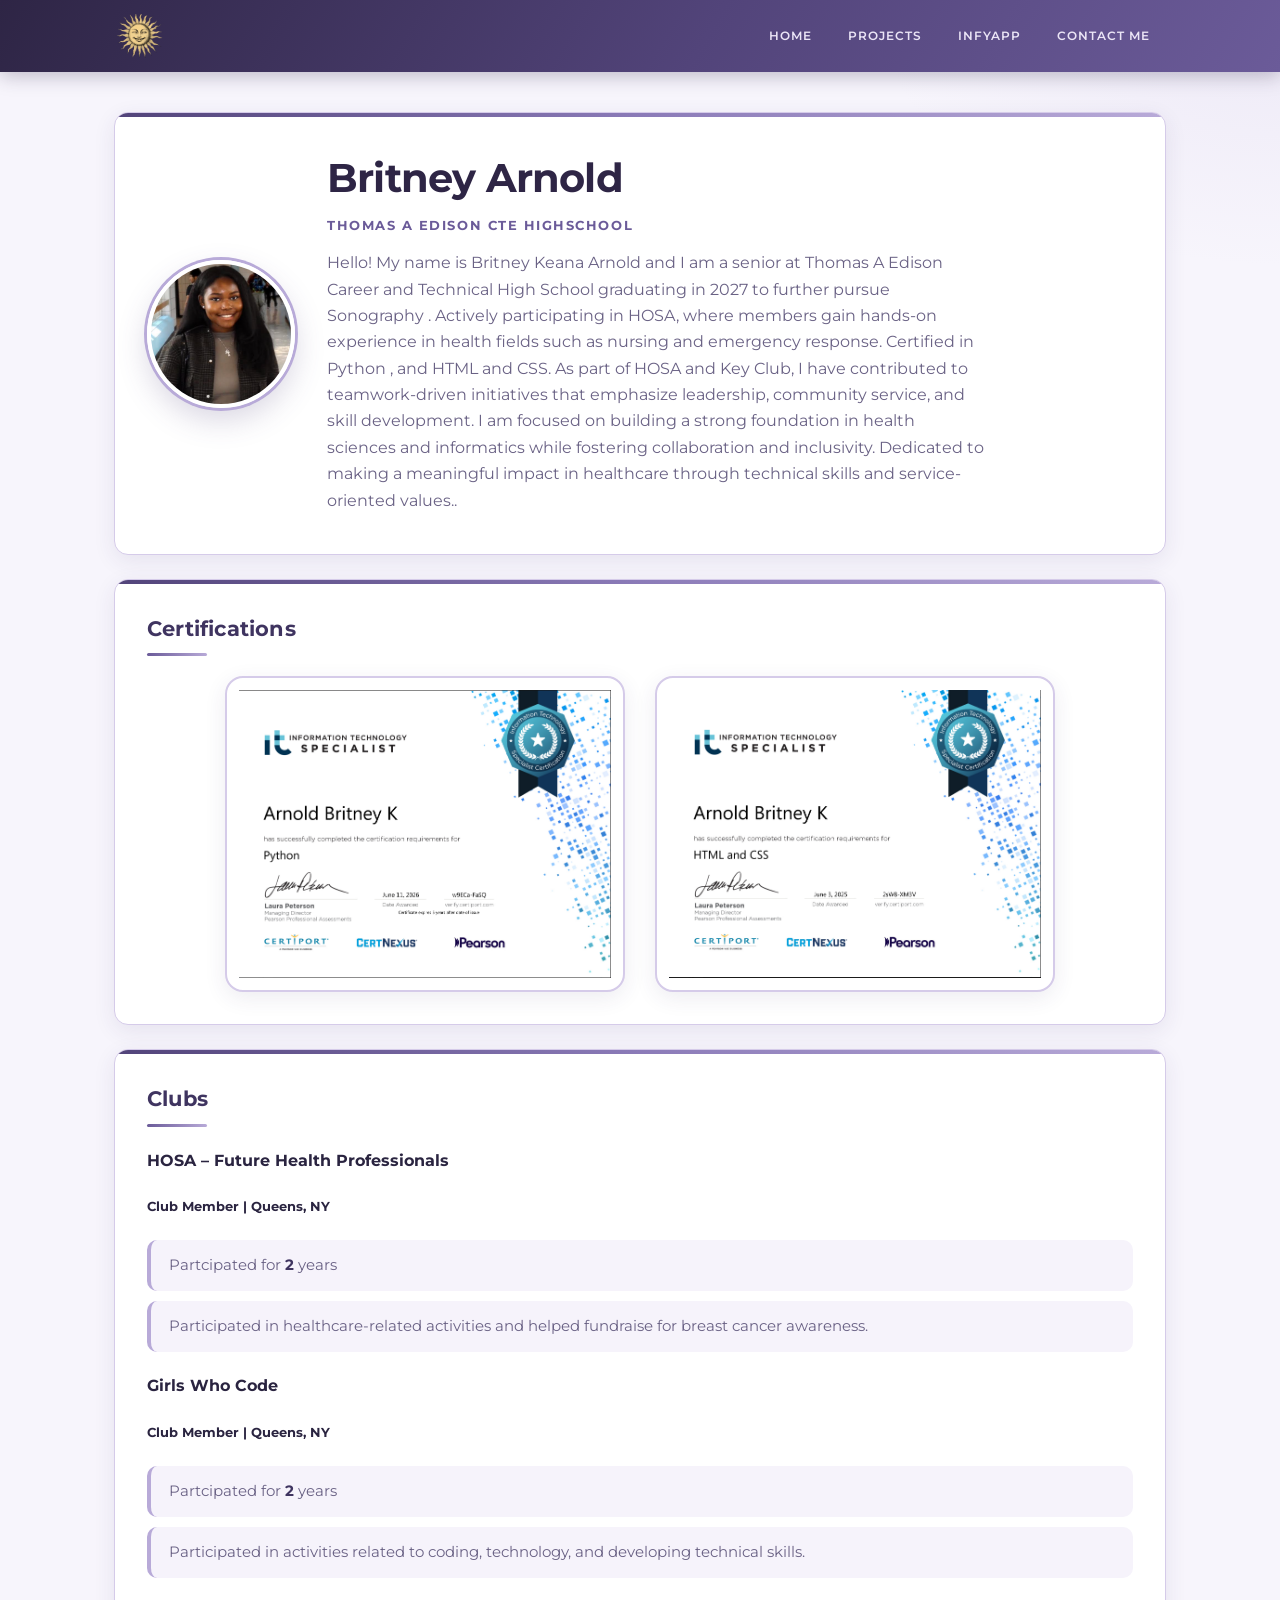
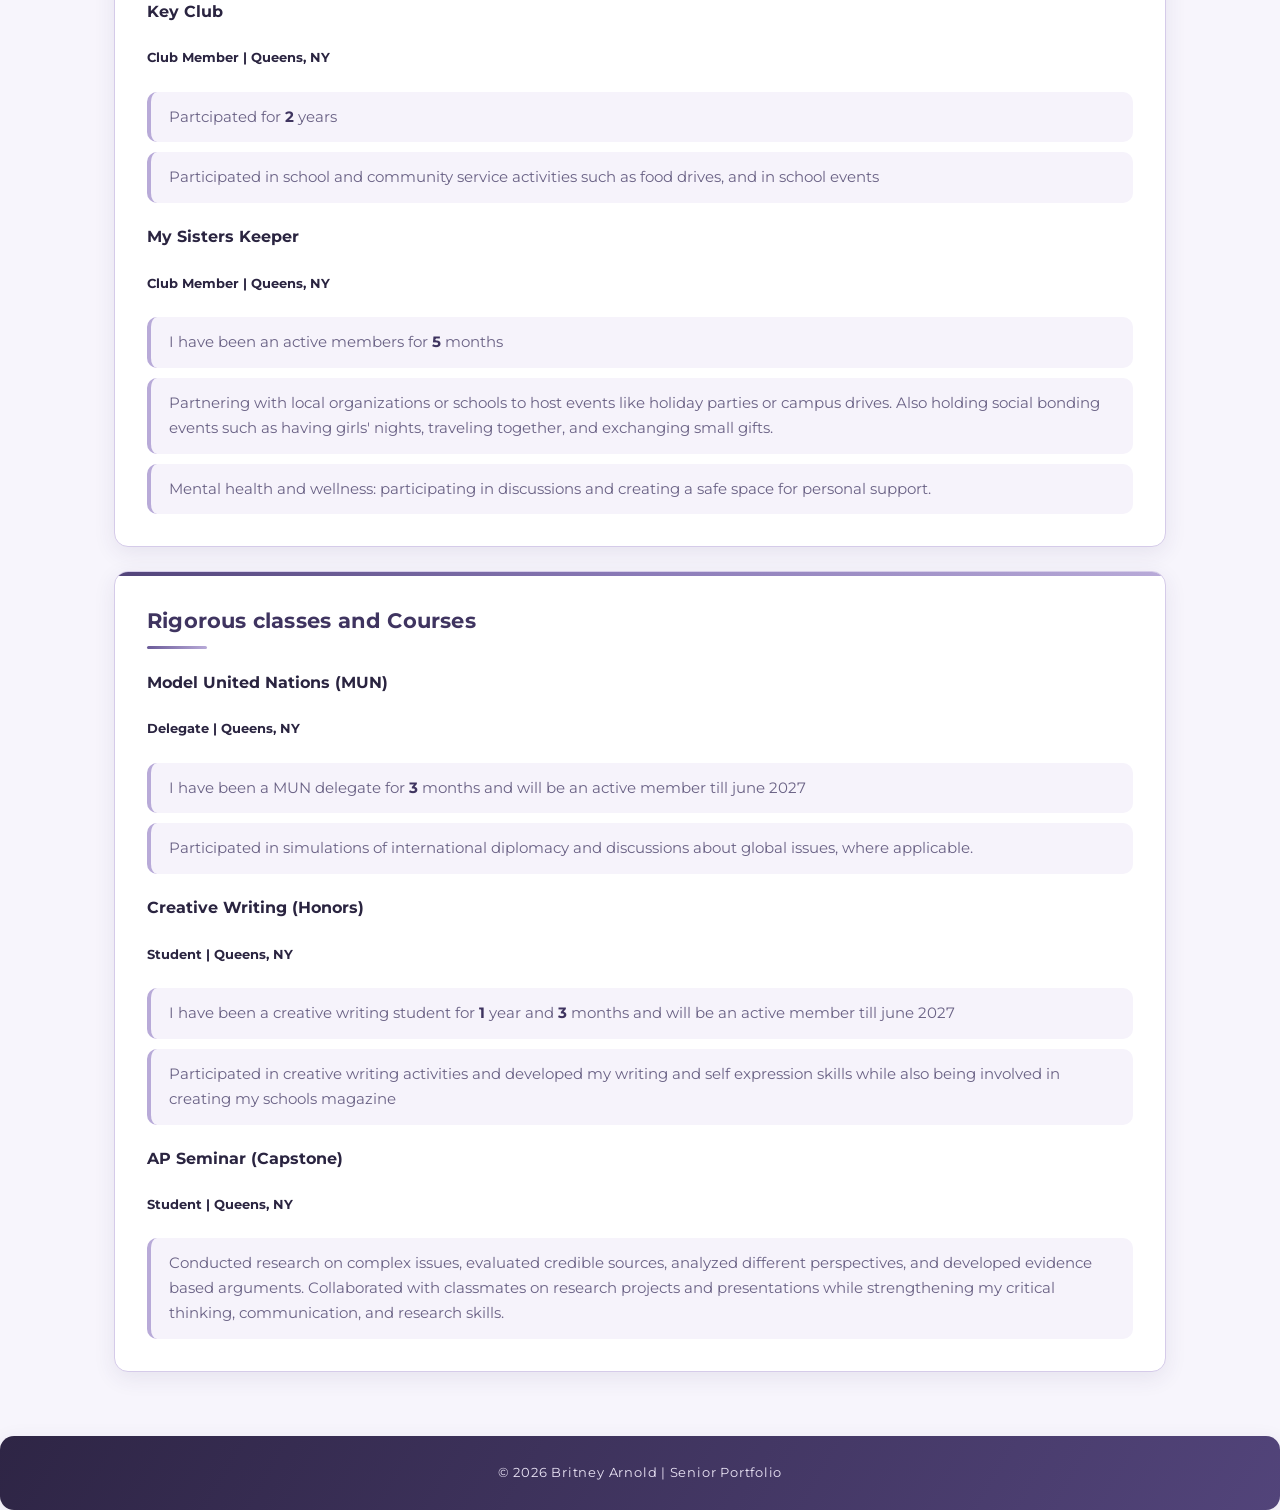
<file: index.html>
<!DOCTYPE html>
<html lang="en">
<head>
  <meta charset="UTF-8" />
  <meta name="viewport" content="width=device-width, initial-scale=1.0" />
  <meta name="description" content="Senior Fall Portfolio for Britney" />
  <meta name="keywords" content="portfolio, junior, projects, programming, web development" />
  <meta name="author" content="Britney" />

  <title>Britney Arnold | Senior Fall Portfolio</title>

  <!-- Main stylesheet -->
  <link rel="stylesheet" href="style.css" />

  <link rel="icon" type="image/x-icon" href="sun.png" />
  <link rel="preconnect" href="https://fonts.googleapis.com" />
  <link rel="preconnect" href="https://fonts.gstatic.com" crossorigin />
  <link href="https://fonts.googleapis.com/css2?family=Montserrat:wght@300;400;700&display=swap" rel="stylesheet" />
</head>

<body>

  <!-- NAVBAR -->
  <header>
    <nav class="navbar">
      <div class="navbar-left">
        <img src="sun.png" alt="Logo" />
      </div>

      <ul class="navbar-right">
        <li><a href="index.html">Home</a></li>
        <li><a href="projects.html">Projects</a></li>
         <li><a href="infyapp.html">InfyApp</a></li>
        <li><a href="contact.html">Contact Me</a></li>
      </ul>
    </nav>
  </header>

  <!-- MAIN CONTENT -->
  <main class="home-card">

    <!-- ABOUT / BIO CARD -->
    <section class="resource-card">
      <div class="bio">
        <div class="bio-pic">
          <img src="britney.png" alt="My professional headshot" />
        </div>

        <div class="bio-text">
          <h1>Britney Arnold</h1>
          <h4>Thomas A Edison CTE highschool </h4>
          <p>
            Hello! My name is Britney Keana Arnold and I am a senior at Thomas A Edison Career and Technical High School graduating in 2027 to further pursue Sonography . Actively participating in HOSA, where members gain hands-on experience in health fields such as nursing and emergency response. Certified in Python , and HTML and CSS. As part of HOSA and Key Club, I have contributed to teamwork-driven initiatives that emphasize leadership, community service, and skill development. I am focused on building a strong foundation in health sciences and informatics while fostering collaboration and inclusivity. Dedicated to making a meaningful impact in healthcare through technical skills and service-oriented values.. 
        </div>
      </div>
    </section>


    <!-- RESUME / CERTIFICATIONS -->
<section class="resource-card">
  <h2>Certifications</h2>

  <div class="certificates">

    <a href="Cert1.png" target="_blank" rel="noopener">
      <div class="picture">
        <img
          class="picture-size"
          src="Cert1.png"
          alt="Python Certification">
      </div>
    </a>

    <a href="cert2.png" target="_blank" rel="noopener">
      <div class="picture">
        <img
          class="picture-size"
          src="cert2.png"
          alt="HTML and CSS Certification">
      </div>
    </a>

  </div>
</section>

      <section class="resource-card">
        <h2>Clubs</h2>
          <h4>HOSA – Future Health Professionals</h4>
          <h5>Club Member | Queens, NY</h5>
        <ul>
          <li>Partcipated for <strong>2</strong> years</li>
          <li>Participated in healthcare-related activities and helped fundraise for breast cancer awareness.</li>
        </ul>
        <h4>Girls Who Code</h4>
          <h5>Club Member | Queens, NY</h5>
        <ul>
          <li>Partcipated for <strong>2</strong> years</li>
          <li>Participated in activities related to coding, technology, and developing technical skills.</li>
        </ul>
        <h4>Key Club</h4>
          <h5>Club Member | Queens, NY</h5>
        <ul>
          <li>Partcipated for <strong>2</strong> years</li>
          <li>Participated in school and community service activities such as food drives, and in school events</li>
        </ul>
        <h4>My Sisters Keeper</h4>
          <h5>Club Member | Queens, NY</h5>
        <ul>
          <li>I have been an active members for <strong>5</strong> months</li>
          <li>Partnering with local organizations or schools to host events like holiday parties or campus drives. Also holding social bonding events such as having girls' nights, traveling together, and exchanging small gifts.</li>
          <li>Mental health and wellness: participating in discussions and creating a safe space for personal support.</li>
        </ul>
      </section>
   <section class="resource-card">
<h2>Rigorous classes and Courses</h2>
     <h4>Model United Nations (MUN)</h4>
     <h5>Delegate | Queens, NY</h5>
        <ul>
          <li>I have been a MUN delegate for <strong>3</strong> months and will be an active member till june 2027</li>
          <li>Participated in simulations of international diplomacy and discussions about global issues, where applicable.</li>
        </ul>
     <h4>Creative Writing (Honors)</h4>
     <h5>Student | Queens, NY</h5>
        <ul>
          <li>I have been a creative writing student for <strong>1</strong> year and <strong>3</strong> months and will be an active member till june 2027</li>
          <li>Participated in creative writing activities and developed my writing and self expression skills while also being involved in creating my schools magazine </li>
        </ul>
     <h4>AP Seminar (Capstone) </h4>
     <h5>Student | Queens, NY</h5>
        <ul>
          <li>Conducted research on complex issues, evaluated credible sources, analyzed different perspectives, and developed evidence based arguments. Collaborated with classmates on research projects and presentations while strengthening my critical thinking, communication, and research skills.</li>
        </ul>
   </section>

  </main>

  <!-- FOOTER -->
  <footer class="resource-card">
    <p>© <span id="year"></span> Britney Arnold | Senior Portfolio</p>
  </footer>

  <script>
    // Auto-updates the year in the footer
    document.getElementById("year").textContent = new Date().getFullYear();
  </script>

</body>
</html>
</file>
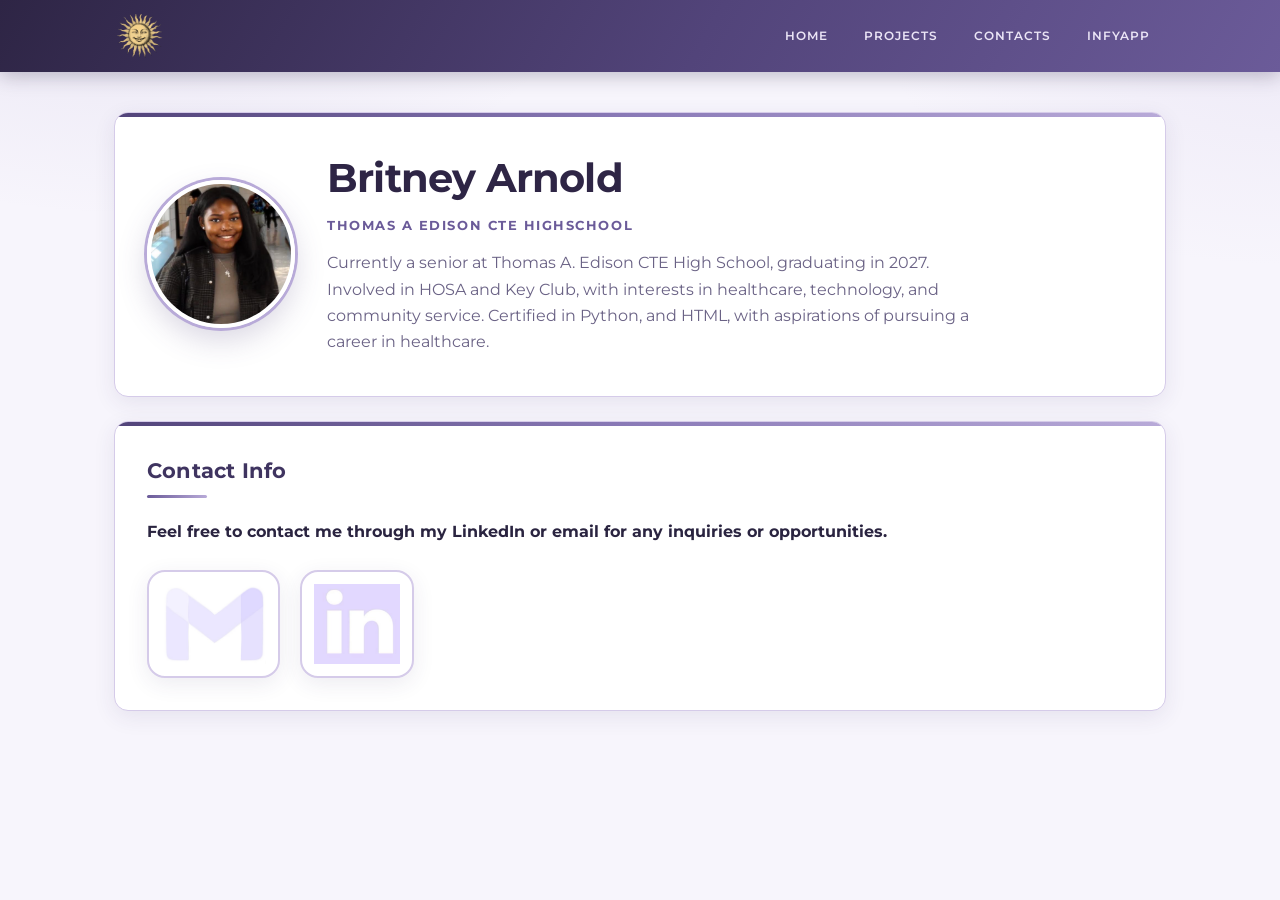
<file: contact.html>
<!DOCTYPE html>
<html lang="en">
<head>
   <meta charset="UTF-8" />
  <meta name="viewport" content="width=device-width, initial-scale=1.0" />

  <!-- Update these (from Curator Guide) -->
  <meta name="description" content="Junior Fall Portfolio for YOUR NAME" />
  <meta name="keywords" content="portfolio, junior, projects, programming, web development" />
  <meta name="author" content="Britney Arnold" />

  <title>Britney Arnold | Senior Fall Portfolio</title>

  <!-- Main stylesheet -->
  <link rel="stylesheet" href="style.css" />

  <!-- Optional favicon (put your icon file in the same folder) -->
  <link rel="icon" type="image/x-icon" href="sun.png" />

  <!-- Optional fonts (only keep if your CSS uses them) -->
  <link rel="preconnect" href="https://fonts.googleapis.com" />
  <link rel="preconnect" href="https://fonts.gstatic.com" crossorigin />
  <link href="https://fonts.googleapis.com/css2?family=Montserrat:wght@300;400;700&display=swap" rel="stylesheet" />
</head>
<body>
  
  <!-- NAVBAR -->
  <header>
    <nav class="navbar">
      <div class="navbar-left">
        <!-- Replace logo.png with your own image file -->
        <img src="sun.png" alt="Logo" />
      </div>

      <ul class="navbar-right">
        <li><a href="index.html">Home</a></li>
        <li><a href="projects.html">Projects</a></li>
        <li><a href="contact.html">Contacts</a></li>
          <li><a href="infyapp.html">InfyApp</a></li>
      </ul>
    </nav>
  </header>

  <!-- MAIN CONTENT -->
  <main class="home-card">

    <!-- ABOUT / BIO CARD -->
    <section class="resource-card">
      <div class="bio">
        <div class="bio-pic">
          <!-- Replace profile.jpg with your own image file -->
          <img src="britney.png" alt="My Professional Headshot" />
        </div>

        <div class="bio-text">
          <h1>Britney Arnold</h1>
          <h4>Thomas A Edison CTE highschool </h4>
          <p>
            Currently a senior at Thomas A. Edison CTE High School, graduating in 2027. Involved in HOSA and Key Club, with interests in healthcare, technology, and community service. Certified in Python, and HTML, with aspirations of pursuing a career in healthcare.</p>
        </div>
      </div>  
       </section>

     <!-- QUICK LINKS CARD (optional) -->
    <section class="resource-card">
      <h2>Contact Info</h2>
      <h4>Feel free to contact me through my LinkedIn or email for any inquiries or opportunities.</h4>

      <div class="skill-images">
        <!-- Email-->
        <a href="mailto:britneya44@nycstudents.net" target="_blank" rel="noopener">
          <div class="picture">
            <img class="link-pic" src="gmailpurple.png" alt="Email" />
          </div>
        </a>

        <!--linked in-->
        <a href="https://www.linkedin.com/in/britney-a-8b460536a/" target="_blank" rel="noopener">
          <div class="picture">
            <img class="link-pic" src="linkedin.png" alt="LinkedIn" />
          </div>
        </a>
      </div>
    </section> 
</body>
</html>
</file>
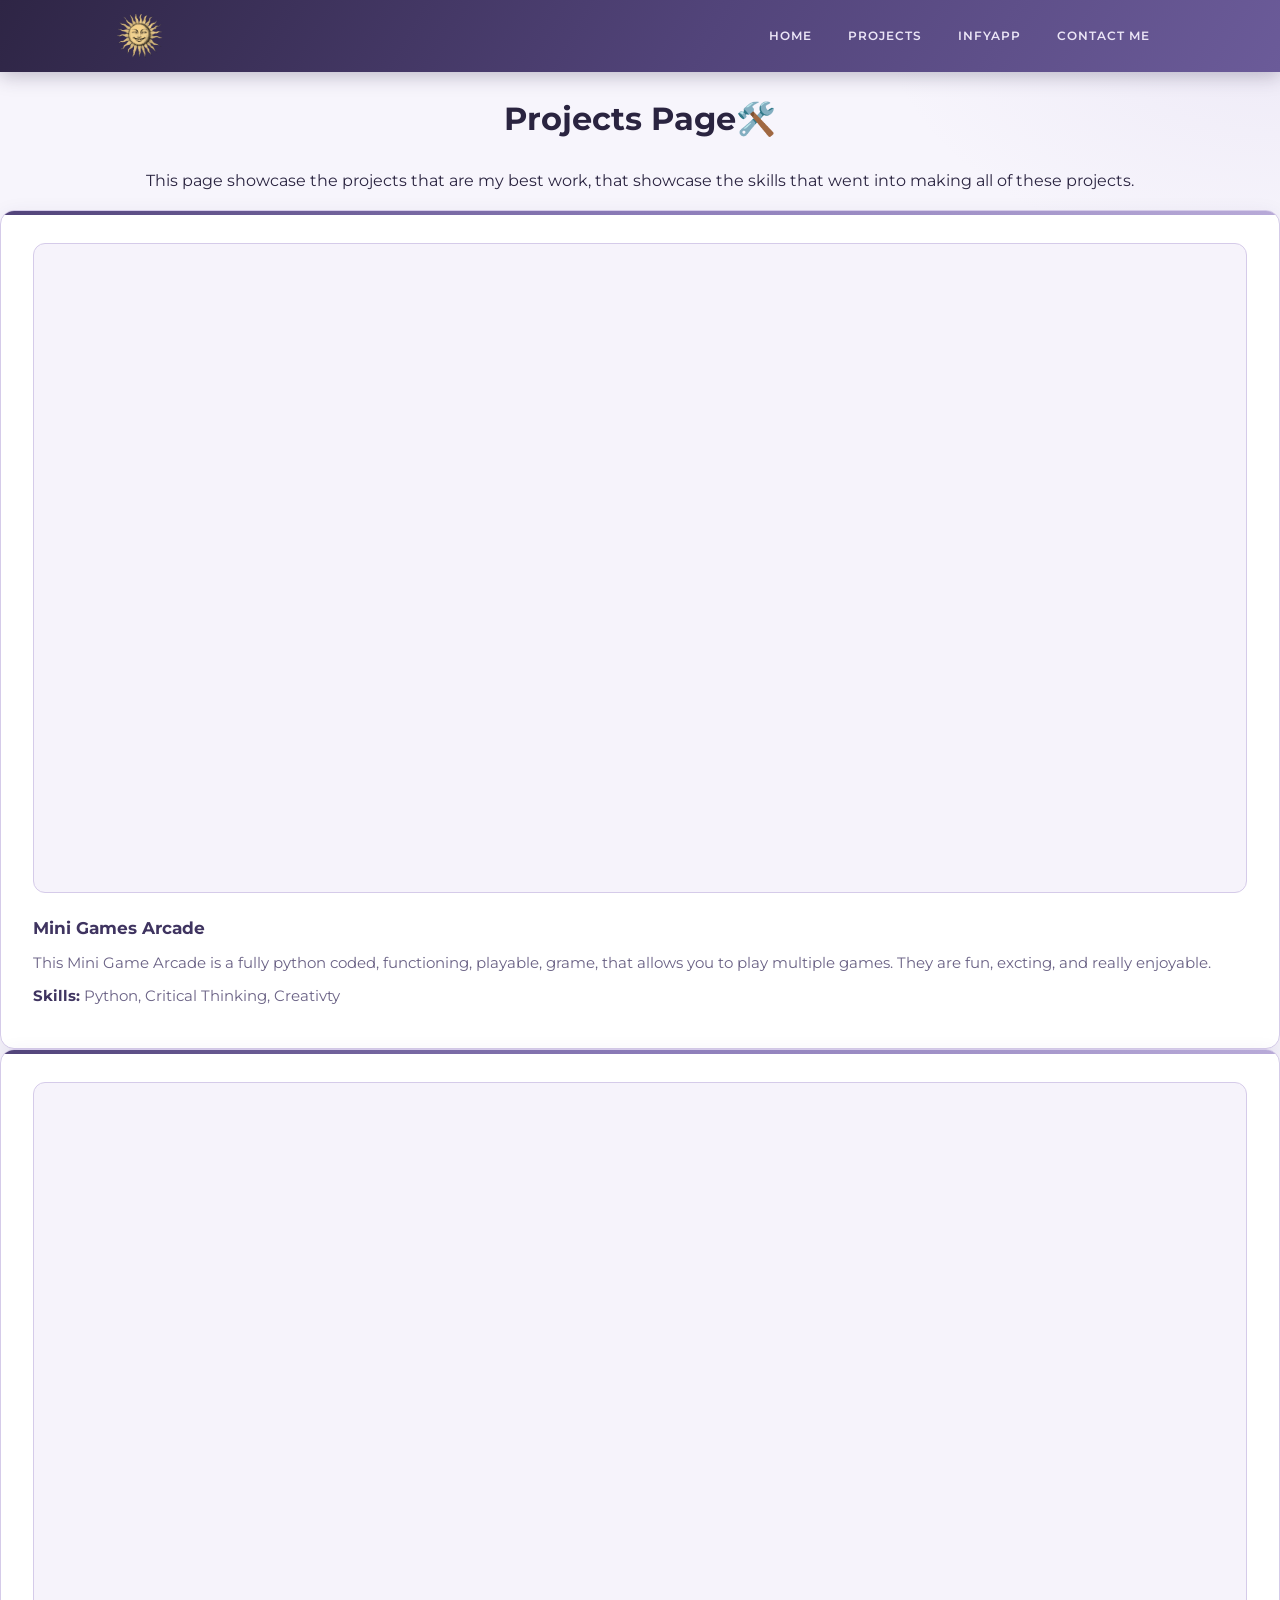
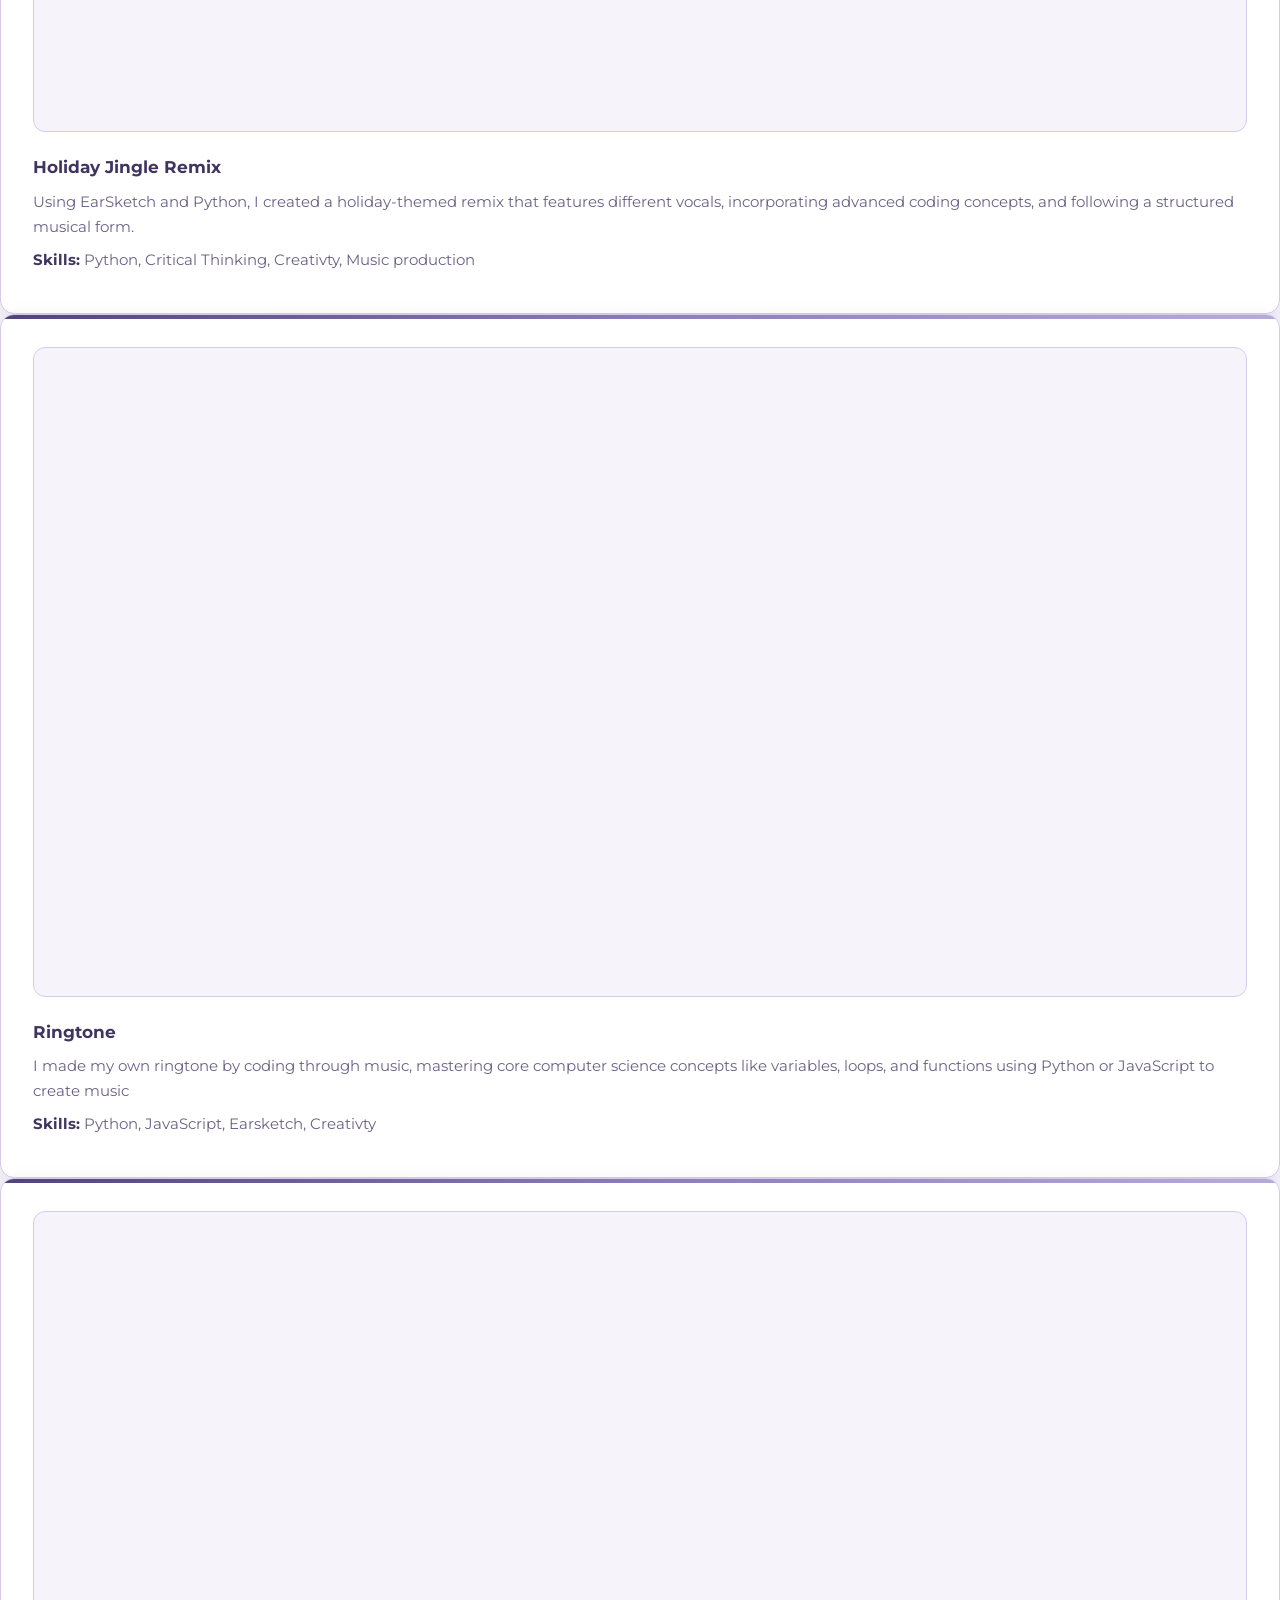
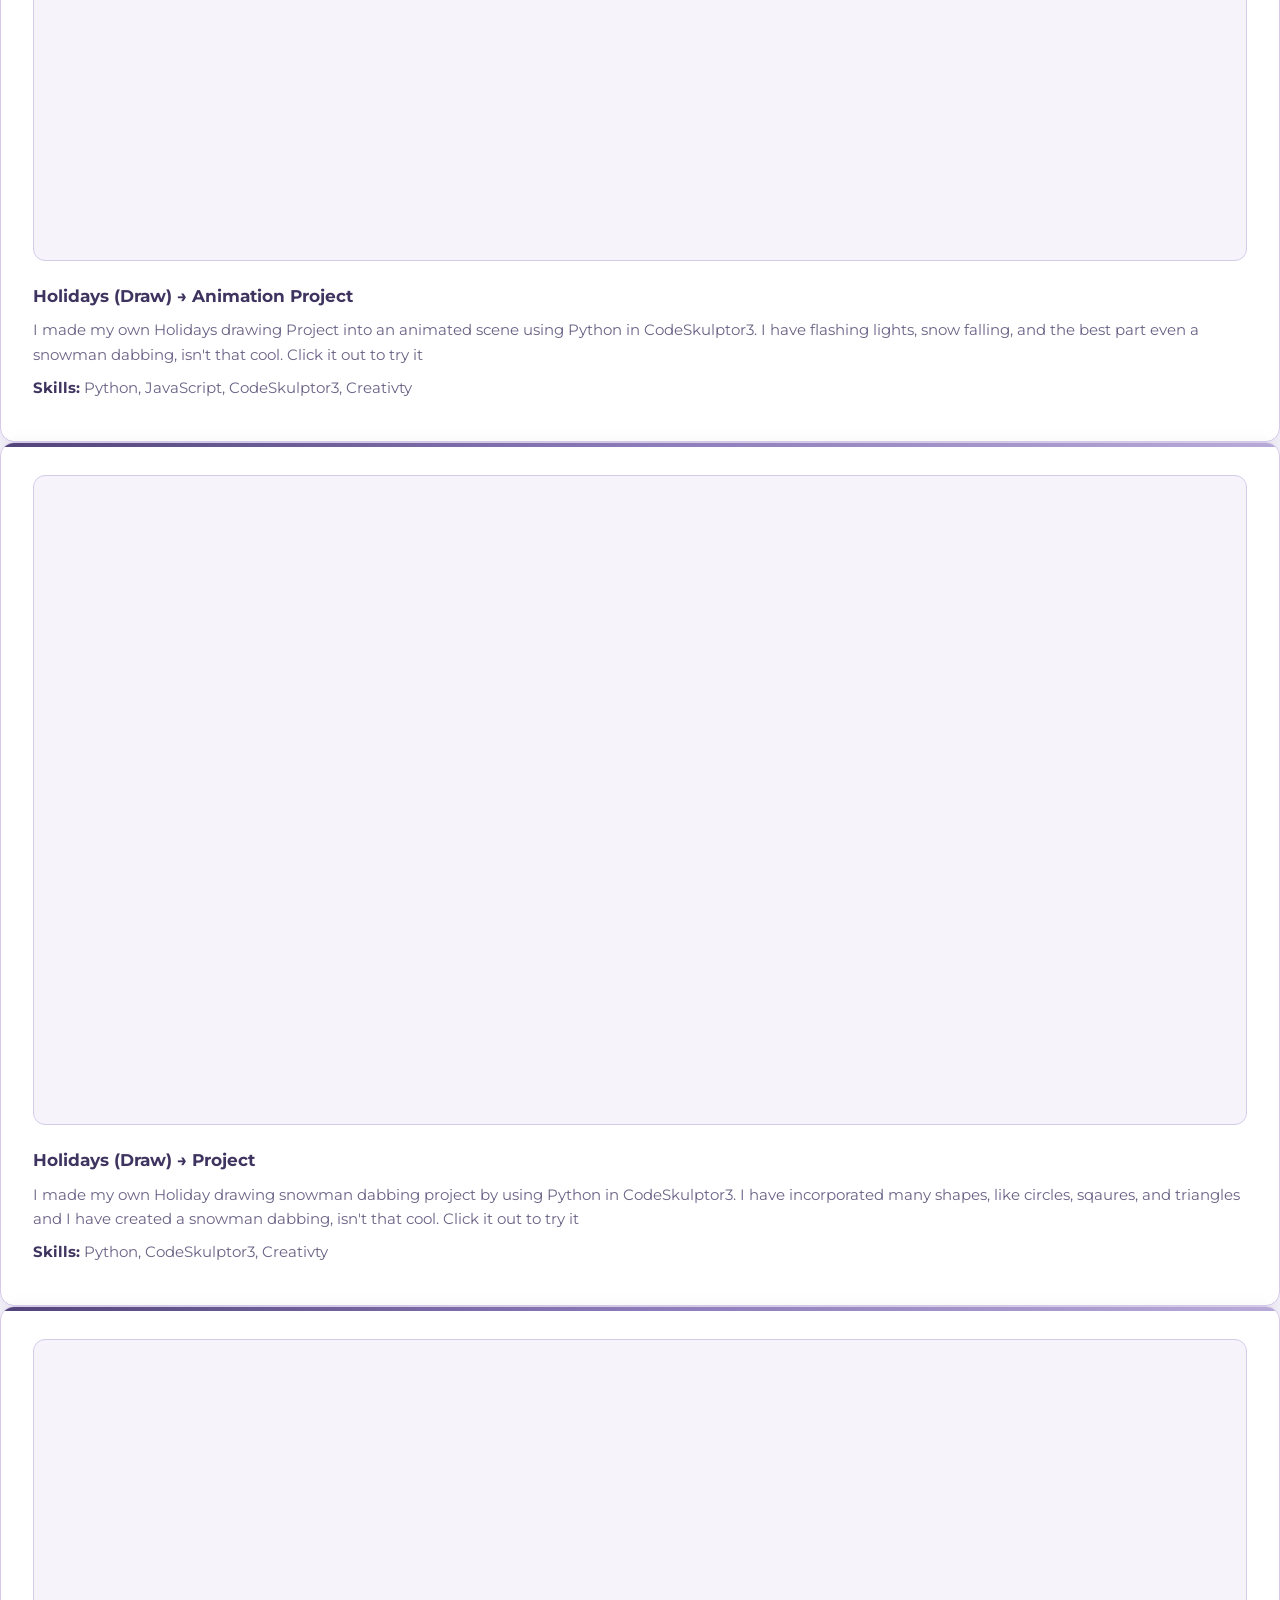
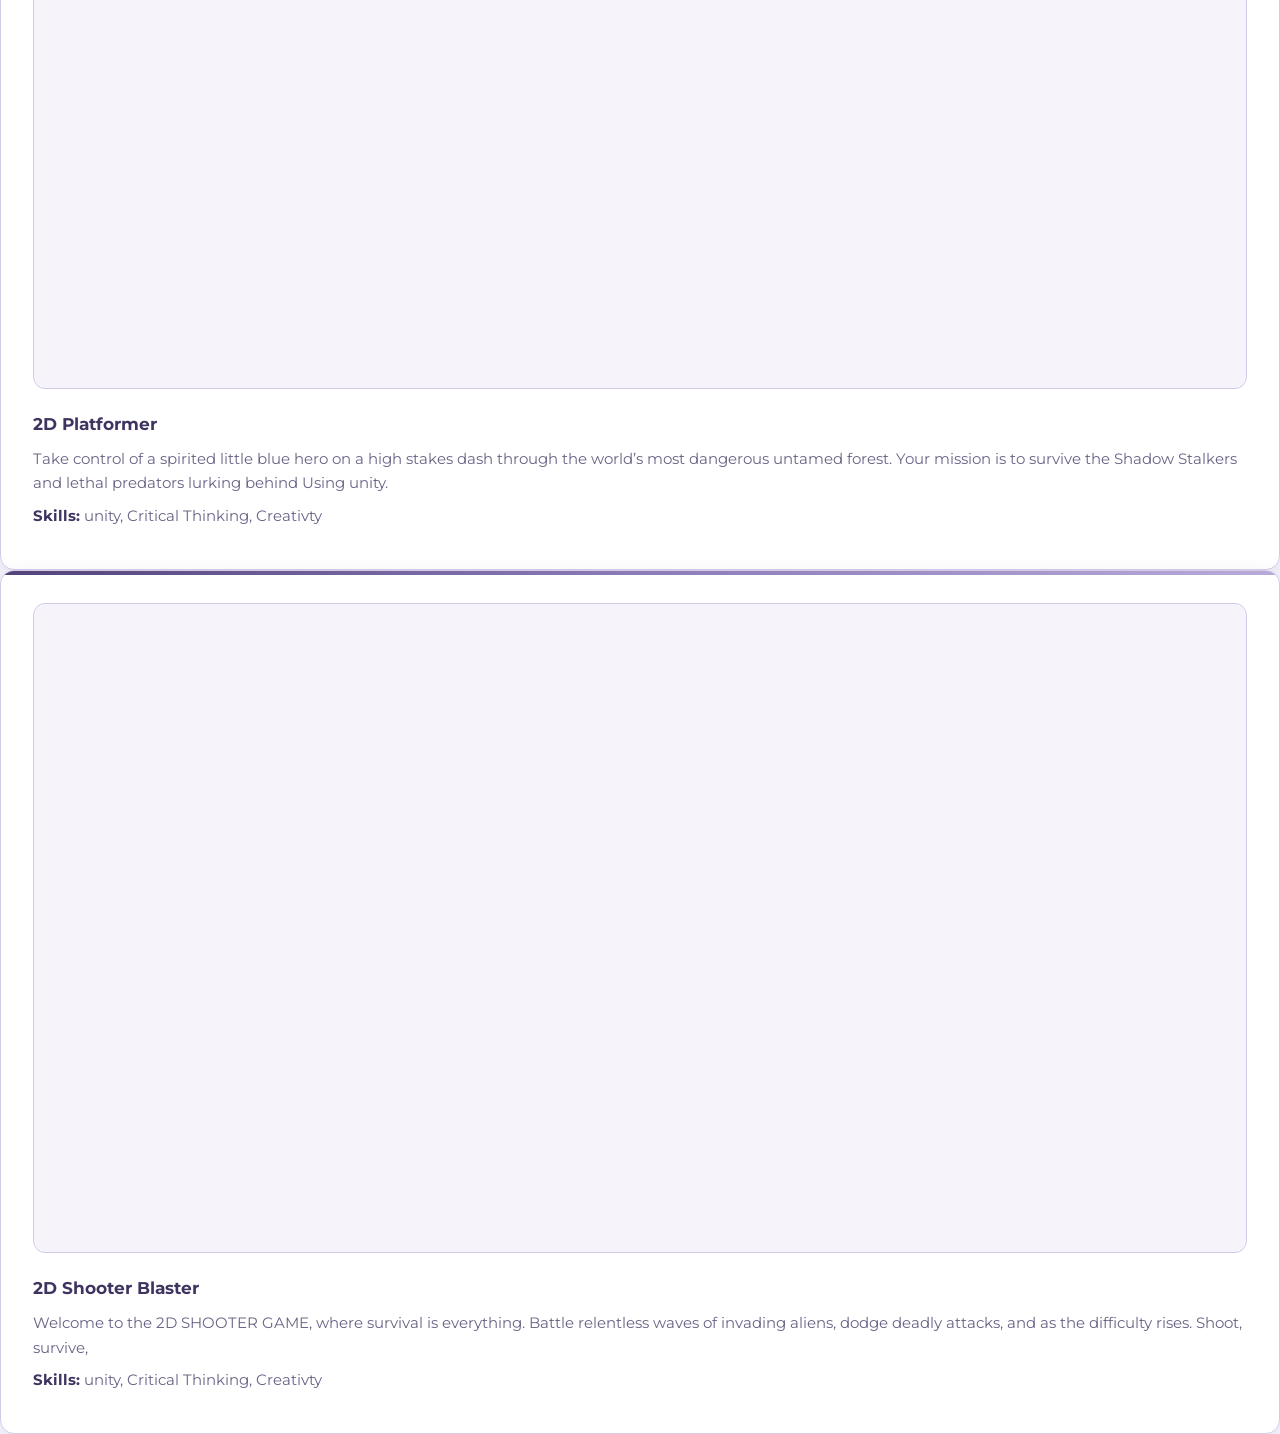
<file: projects.html>
<!DOCTYPE html>
<html lang="en">
<head>
     <meta charset="UTF-8" />
  <meta name="viewport" content="width=device-width, initial-scale=1.0" />

  <!-- Update these (from Curator Guide) -->
  <meta name="description" content="Senior Fall Portfolio for YOUR NAME" />
  <meta name="keywords" content="portfolio, junior, projects, programming, web development" />
  <meta name="author" content="Britney" />

  <title>Britney Arnold | Senior Fall Portfolio</title>

  <!-- Main stylesheet -->
  <link rel="stylesheet" href="style.css" />

  <!-- Optional favicon (put your icon file in the same folder) -->
  <link rel="icon" type="image/x-icon" href="sun.png" />

  <!-- Optional fonts (only keep if your CSS uses them) -->
  <link rel="preconnect" href="https://fonts.googleapis.com" />
  <link rel="preconnect" href="https://fonts.gstatic.com" crossorigin />
  <link href="https://fonts.googleapis.com/css2?family=Montserrat:wght@300;400;700&display=swap" rel="stylesheet" />
</head>
<body>
      <header>
    <nav class="navbar">
      <div class="navbar-left">
        <!-- Replace logo.png with your own image file -->
        <img src="sun.png" alt="Logo" />
      </div>

      <ul class="navbar-right">
        <li><a href="index.html">Home</a></li>
        <li><a href="projects.html">Projects</a></li>
     <li><a href="infyapp.html">InfyApp</a></li>
           <li><a href="contact.html">Contact Me</a></li>
      </ul>
    </nav>
  </header>
     <div class="projects-heading">
          <center>
    <h1>Projects Page🛠️</h1>
    <p>This page showcase the projects that are my best work, that showcase the skills that went into making all of these projects.</p>
          </center>
  </div>
       <!-- PROJECT 1 -->
    <section class="resource-card">
      <div class="project">
        <iframe src="https://py3.codeskulptor.org/#user310_manBfkDv0928gqX.py" title="Arcade"></iframe>

        <div class="reflection">
          <h3>Mini Games Arcade</h3>
          <p>
            This Mini Game Arcade is a fully python coded, functioning, playable, grame, that allows you to play multiple games. They are fun, excting, and really enjoyable.
          </p>
          <p><strong>Skills:</strong> Python, Critical Thinking, Creativty</p>
        </div>
      </div>
    </section>

    <!-- PROJECT 2 -->
     <section class="resource-card">
      <div class="project">
        <iframe src="https://earsketch.gatech.edu/earsketch2/?sharing=CvPQiPoOP9AwOXpN-3obMQ" title="Holiday Jingle Remix"></iframe>

        <div class="reflection">
          <h3>Holiday Jingle Remix</h3>
          <p>
            Using EarSketch and Python, I created a holiday-themed remix that features different vocals, incorporating advanced coding concepts, and following a structured musical form. 
          </p>
          <p><strong>Skills:</strong> Python, Critical Thinking, Creativty, Music production</p>
        </div>
      </div>
    </section>
     
     <!-- PROJECT 3 -->
     <section class="resource-card">
      <div class="project">
        <iframe src="https://earsketch.gatech.edu/earsketch2/?sharing=T_UH7wG27bbjhsHuBUoZhQ" title="⋆‧°𓏲ּ𝄢Ringtone ⋆⋆‧°𓏲ּ𝄢"></iframe>

        <div class="reflection">
          <h3>Ringtone</h3>
          <p>
            I made my own ringtone by coding through music, mastering core computer science concepts like variables, loops, and functions using Python or JavaScript to create music
          </p>
          <p><strong>Skills:</strong> Python, JavaScript, Earsketch, Creativty</p>
        </div>
      </div>
    </section>
       <!-- PROJECT 4 -->
     <section class="resource-card">
      <div class="project">
        <iframe src="https://py3.codeskulptor.org/#user310_LTWrf8v8Bg8rI7i.py" title=" Holidays (Draw) → Animation Project"></iframe>

        <div class="reflection">
          <h3>Holidays (Draw) → Animation Project</h3>
          <p>
            I made my own Holidays drawing Project into an animated scene using Python in CodeSkulptor3. I have flashing lights, snow falling, and the best part even a snowman dabbing, isn't that cool. Click it out to try it 
          </p>
          <p><strong>Skills:</strong> Python, JavaScript, CodeSkulptor3, Creativty</p>
        </div>
      </div>
    </section>
     <!-- PROJECT 4 -->
     <section class="resource-card">
      <div class="project">
        <iframe src="https://py3.codeskulptor.org/#user311_6CKB93cMxC2DZ9l.py" title=" Holidays (Draw) → Animation Project"></iframe>

        <div class="reflection">
          <h3>Holidays (Draw) → Project</h3>
          <p>
            I made my own Holiday drawing snowman dabbing project by using Python in CodeSkulptor3. I have incorporated many shapes, like circles, sqaures, and triangles and I have created a snowman dabbing, isn't that cool. Click it out to try it
          </p>
          <p><strong>Skills:</strong> Python, CodeSkulptor3, Creativty</p>
        </div>
      </div>
    </section>
      <!-- PROJECT 5 -->
     <section class="resource-card">
      <div class="project">
        <iframe src="https://play.unity.com/api/v1/games/game/304e4bde-7280-4713-b51c-a0b6f9b191e7/build/latest/frame" title="2D Platformer Forest"></iframe>

        <div class="reflection">
          <h3>2D Platformer</h3>
          <p>
            Take control of a spirited little blue hero on a high stakes dash through the world’s most dangerous untamed forest. Your mission is to survive the Shadow Stalkers and lethal predators lurking behind Using unity.
          </p>
          <p><strong>Skills:</strong> unity, Critical Thinking, Creativty</p>
        </div>
      </div>
    </section>
      <!-- PROJECT 5 -->
     <section class="resource-card">
      <div class="project">
        <iframe src="https://play.unity.com/api/v1/games/game/951acc3f-5601-4c99-95c2-cc7083e39adc/build/latest/frame" title="2D Shooter Blaster"></iframe>

        <div class="reflection">
          <h3>2D Shooter Blaster</h3>
          <p>
               Welcome to the 2D SHOOTER GAME,  where survival is everything. Battle relentless waves of invading aliens, dodge deadly attacks, and as the difficulty rises. Shoot, survive, 
          </p>
          <p><strong>Skills:</strong> unity, Critical Thinking, Creativty</p>
        </div>
      </div>
    </section>
</body>
</html>
</file>
<file: style.css>
/* ==========================================================
   Britney Arnold | Junior Fall Portfolio
   Theme: Lavender shades — calm, professional, low-key
   ========================================================== */

/* ---------- 1. Color system ---------- */
:root {
  --lav-900: #2e2545;
  --lav-800: #3f3460;
  --lav-700: #52447a;
  --lav-600: #6b5b99;
  --lav-500: #8b7bb8;
  --lav-300: #b8aad8;
  --lav-200: #d5cbe9;
  --lav-100: #ebe5f6;
  --lav-050: #f6f3fb;
  --canvas: #f7f5fc;
  --paper: #ffffff;
  --ink: #2a2440;
  --muted: #6a6285;
  --radius: 14px;
  --shadow-soft: 0 6px 22px rgba(60, 45, 100, 0.09);
  --shadow-lift: 0 12px 34px rgba(60, 45, 100, 0.15);
  --ease: 0.25s ease;
}

/* ---------- 2. Base ---------- */
* {
  box-sizing: border-box;
}

html {
  scroll-behavior: smooth;
}

body {
  margin: 0;
  font-family: "Montserrat", "Segoe UI", system-ui, sans-serif;
  line-height: 1.65;
  color: var(--ink);
  background:
    radial-gradient(800px 480px at 10% -8%, rgba(139, 123, 184, 0.14), transparent 60%),
    radial-gradient(700px 460px at 100% 0%, rgba(184, 170, 216, 0.16), transparent 58%),
    var(--canvas);
  min-height: 100vh;
}

img {
  max-width: 100%;
  display: block;
}

a {
  color: var(--lav-700);
  text-decoration: none;
}

a:focus-visible {
  outline: 3px solid var(--lav-500);
  outline-offset: 3px;
  border-radius: 8px;
}

/* ---------- 3. Header / Navbar ---------- */
header {
  position: sticky;
  top: 0;
  z-index: 50;
  background: linear-gradient(120deg, var(--lav-900), var(--lav-700) 55%, var(--lav-600));
  box-shadow: 0 4px 18px rgba(46, 37, 69, 0.28);
}

.navbar {
  max-width: 1100px;
  margin: 0 auto;
  padding: 14px 24px;
  display: flex;
  align-items: center;
  justify-content: space-between;
  gap: 18px;
  flex-wrap: wrap;
}

.navbar-left img {
  height: 44px;
  width: auto;
  object-fit: contain;
}

.navbar-right {
  display: flex;
  align-items: center;
  gap: 4px;
  list-style: none;
  margin: 0;
  padding: 0;
  flex-wrap: wrap;
}

.navbar-right li a {
  display: inline-block;
  padding: 9px 15px;
  border-radius: 999px;
  font-size: 0.78rem;
  font-weight: 600;
  letter-spacing: 0.08em;
  text-transform: uppercase;
  color: var(--lav-100);
  border: 1px solid transparent;
  transition: color var(--ease), background var(--ease), border-color var(--ease);
}

.navbar-right li a:hover,
.navbar-right li a:focus-visible {
  color: #ffffff;
  background: rgba(213, 203, 233, 0.18);
  border-color: var(--lav-300);
}

/* ---------- 4. Layout ---------- */
.home-card {
  max-width: 1100px;
  margin: 0 auto;
  padding: 40px 24px 64px;
  display: grid;
  gap: 24px;
}

/* ---------- 5. Cards ---------- */
.resource-card {
  position: relative;
  overflow: hidden;
  background: var(--paper);
  border: 1px solid var(--lav-200);
  border-radius: var(--radius);
  padding: 32px;
  box-shadow: var(--shadow-soft);
  transition: box-shadow var(--ease);
}

.resource-card::before {
  content: "";
  position: absolute;
  inset: 0 0 auto 0;
  height: 4px;
  background: linear-gradient(90deg, var(--lav-700), var(--lav-500), var(--lav-300));
}

.resource-card:hover {
  box-shadow: var(--shadow-lift);
}

/* ---------- 6. Bio ---------- */
.bio {
  display: flex;
  align-items: center;
  gap: 32px;
  flex-wrap: wrap;
}

.bio-pic img {
  width: 148px;
  height: 148px;
  object-fit: cover;
  border-radius: 50%;
  border: 4px solid var(--paper);
  box-shadow: 0 0 0 3px var(--lav-300), 0 12px 30px rgba(82, 68, 122, 0.22);
}

.bio-text {
  flex: 1 1 320px;
}

.bio-text h1 {
  margin: 0 0 4px;
  font-size: clamp(1.9rem, 4vw, 2.5rem);
  font-weight: 700;
  letter-spacing: -0.02em;
  color: var(--lav-900);
}

.bio-text h4 {
  margin: 0 0 14px;
  font-size: 0.8rem;
  font-weight: 700;
  letter-spacing: 0.12em;
  text-transform: uppercase;
  color: var(--lav-600);
}

.bio-text p {
  margin: 0;
  color: var(--muted);
  max-width: 60ch;
}

/* ---------- 7. Headings ---------- */
.resource-card h2 {
  margin: 0 0 18px;
  font-size: 1.3rem;
  font-weight: 700;
  color: var(--lav-800);
  letter-spacing: 0.01em;
  padding-bottom: 10px;
  position: relative;
}

.resource-card h2::after {
  content: "";
  position: absolute;
  left: 0;
  bottom: 0;
  width: 60px;
  height: 3px;
  border-radius: 3px;
  background: linear-gradient(90deg, var(--lav-600), var(--lav-300));
}

.resource-card p {
  color: var(--muted);
  margin: 0 0 8px;
}

/* ---------- 8. Lists ---------- */
.resource-card ul {
  list-style: none;
  margin: 0;
  padding: 0;
  display: grid;
  gap: 10px;
}

.resource-card > ul > li {
  padding: 13px 18px;
  background: var(--lav-050);
  border-left: 4px solid var(--lav-300);
  border-radius: 10px;
  color: var(--muted);
  font-size: 0.94rem;
  transition: background var(--ease), border-color var(--ease);
}

.resource-card > ul > li:hover {
  background: var(--lav-100);
  border-left-color: var(--lav-600);
}

.resource-card ul strong {
  color: var(--lav-800);
}

/* ---------- 9. Icon buttons ---------- */
.skill-images {
  display: flex;
  flex-wrap: wrap;
  gap: 20px;
  margin-top: 24px;
}

.link-pic {
  max-height: 80px;
  width: auto;
  object-fit: contain;
}

.skill-images a:hover .picture,
.skill-images a:focus-visible .picture {
  border-color: var(--lav-500);
  box-shadow: 0 10px 26px rgba(60, 45, 100, 0.18);
}

/* ---------- 10. Reusable button ---------- */
.btn {
  display: inline-block;
  padding: 12px 26px;
  border: 2px solid var(--lav-600);
  border-radius: 999px;
  background: transparent;
  color: var(--lav-700);
  font-family: inherit;
  font-weight: 700;
  font-size: 0.8rem;
  letter-spacing: 0.08em;
  text-transform: uppercase;
  cursor: pointer;
  transition: background var(--ease), color var(--ease);
}

.btn:hover,
.btn:focus-visible {
  background: linear-gradient(120deg, var(--lav-700), var(--lav-500));
  border-color: var(--lav-700);
  color: #ffffff;
}

/* ---------- 11. Footer ---------- */
footer.resource-card {
  background: linear-gradient(120deg, var(--lav-900), var(--lav-700));
  border: none;
  text-align: center;
  padding: 26px;
}

footer.resource-card::before {
  display: none;
}

footer.resource-card p {
  margin: 0;
  color: var(--lav-100);
  font-size: 0.82rem;
  letter-spacing: 0.06em;
}

/* ---------- 12. Responsive ---------- */
@media (max-width: 760px) {
  .navbar {
    justify-content: center;
    padding: 14px 16px;
  }

  .navbar-right {
    justify-content: center;
  }

  .navbar-right li a {
    padding: 8px 12px;
    font-size: 0.72rem;
  }

  .home-card {
    padding: 26px 16px 48px;
  }

  .resource-card {
    padding: 24px 20px;
  }

  .bio {
    flex-direction: column;
    text-align: center;
  }

  .bio-text p {
    margin: 0 auto;
  }

  .resource-card h2 {
    text-align: center;
  }

  .resource-card h2::after {
    left: 50%;
    transform: translateX(-50%);
  }

  .skill-images {
    justify-content: center;
  }
}

/* ---------- 13. Reduced motion ---------- */
@media (prefers-reduced-motion: reduce) {
  html {
    scroll-behavior: auto;
  }

  * {
    transition: none !important;
  }
}

/* ---------- Projects ---------- */
.project {
  display: flex;
  flex-direction: column;
  gap: 22px;
}

.project iframe {
  width: 100%;
  height: 650px;
  min-height: 650px;
  display: block;
  border: 1px solid var(--lav-200);
  border-radius: 12px;
  background: var(--lav-050);
}

.reflection h3 {
  margin: 0 0 8px;
  font-size: 1.05rem;
  font-weight: 700;
  color: var(--lav-800);
}

.reflection p {
  margin: 0 0 8px;
  color: var(--muted);
  font-size: 0.94rem;
}

.reflection strong {
  color: var(--lav-800);
}

@media (max-width: 760px) {
  .project iframe {
    height: 480px;
    min-height: 480px;
  }
}

/* ---------- Certificates ---------- */
.certificates {
  display: flex;
  flex-wrap: wrap;
  justify-content: center;
  align-items: flex-start;
  gap: 30px;
  margin-top: 20px;
}

.picture {
  width: 100%;
  max-width: 400px;
  height: auto;
  display: flex;
  justify-content: center;
  align-items: center;
  padding: 12px;
  background: var(--paper);
  border: 2px solid var(--lav-200);
  border-radius: 18px;
  box-shadow: var(--shadow-soft);
  transition: border-color var(--ease), box-shadow var(--ease);
}

.picture-size {
  display: block;
  width: 100%;
  height: auto;
  max-height: 600px;
  object-fit: contain;
}

.certificates a:hover .picture {
  border-color: var(--lav-500);
  box-shadow: var(--shadow-lift);
}

@media (max-width: 760px) {
  .certificates {
    flex-direction: column;
    align-items: center;
  }

  .picture {
    max-width: 100%;
  }
}
</file>
